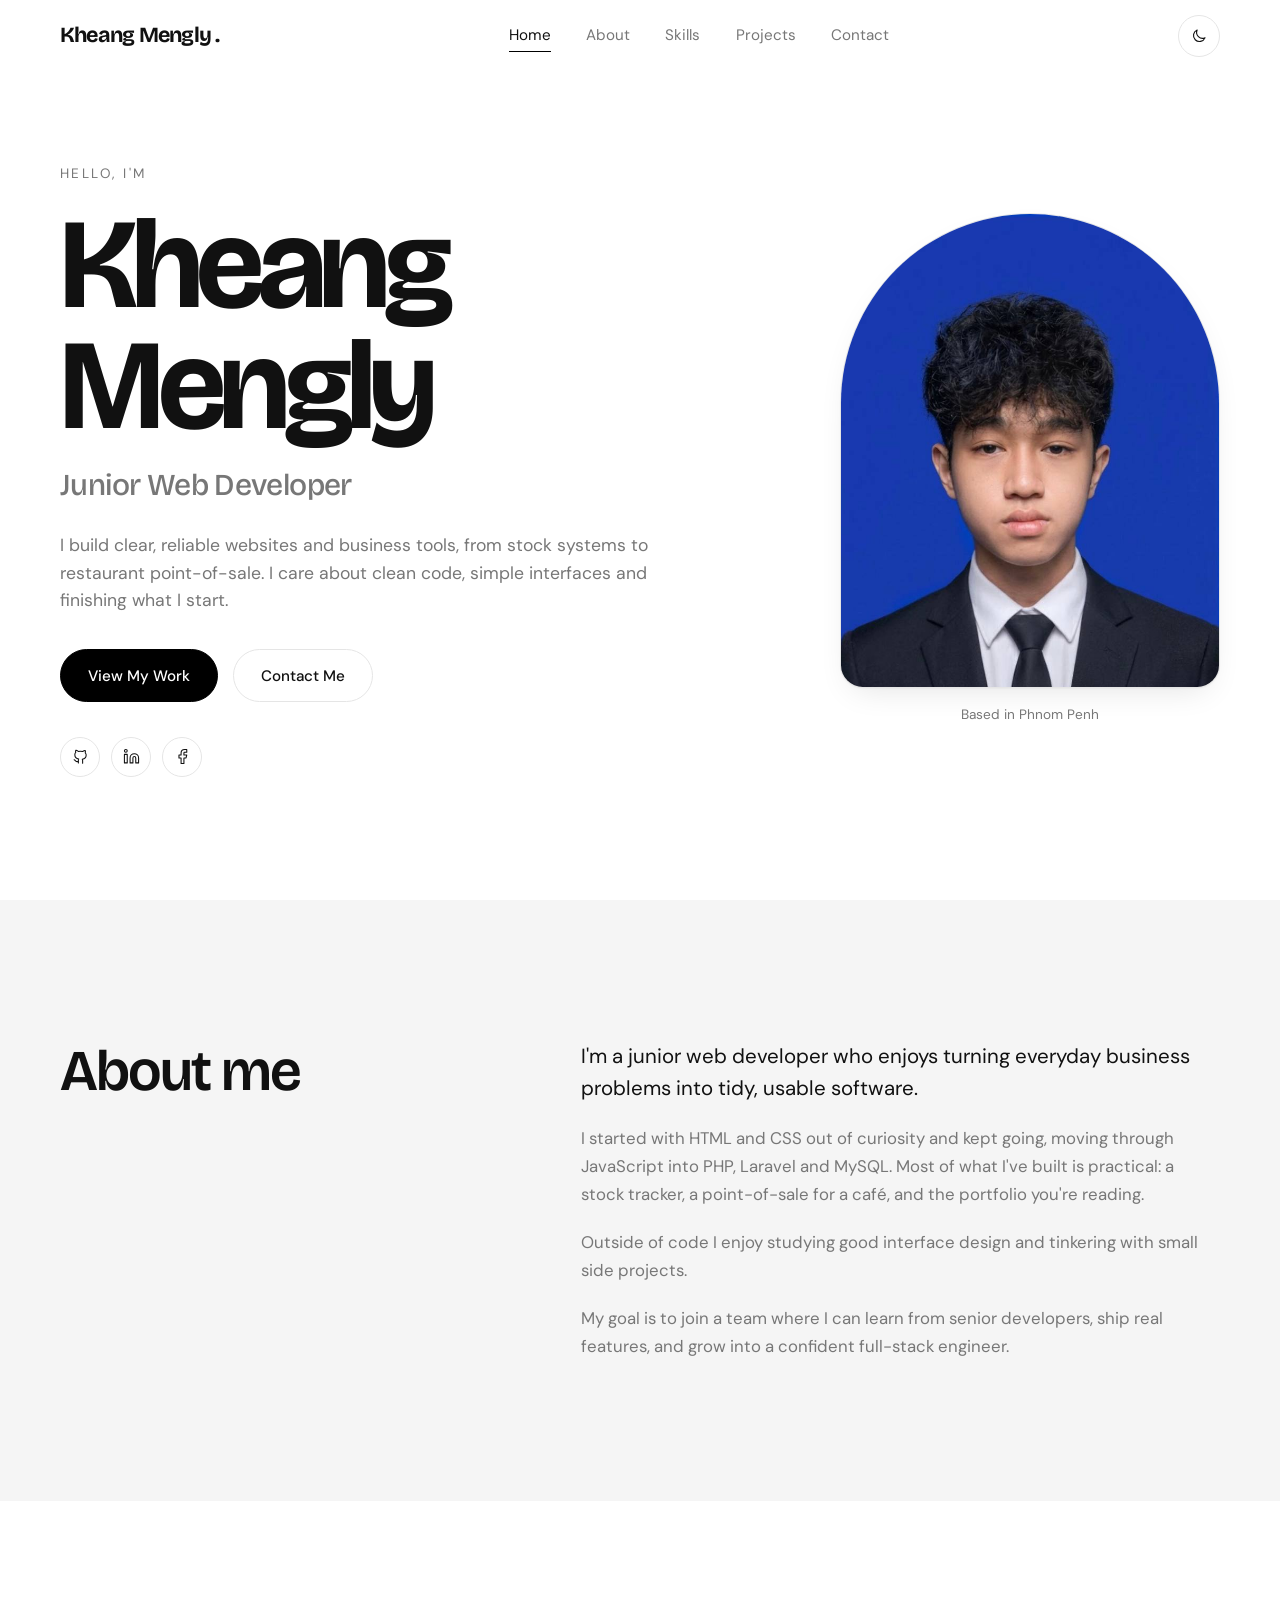
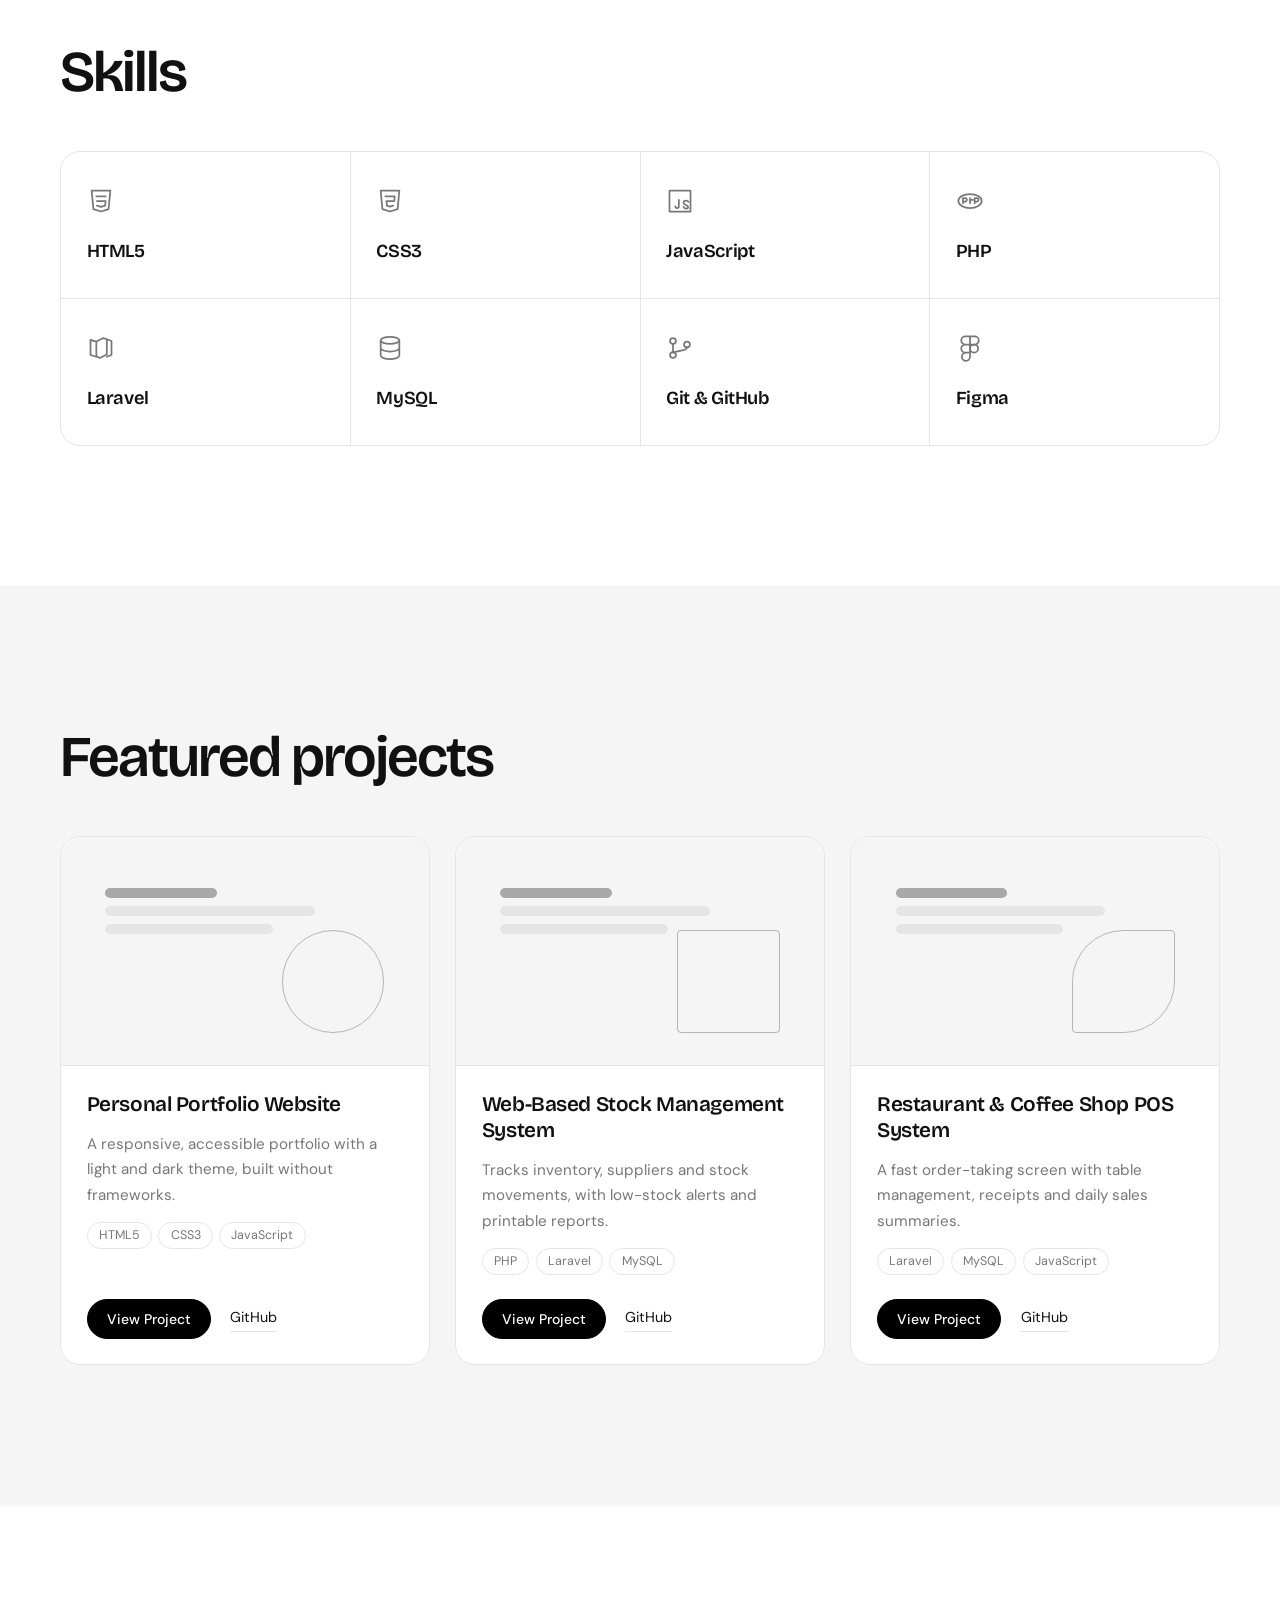
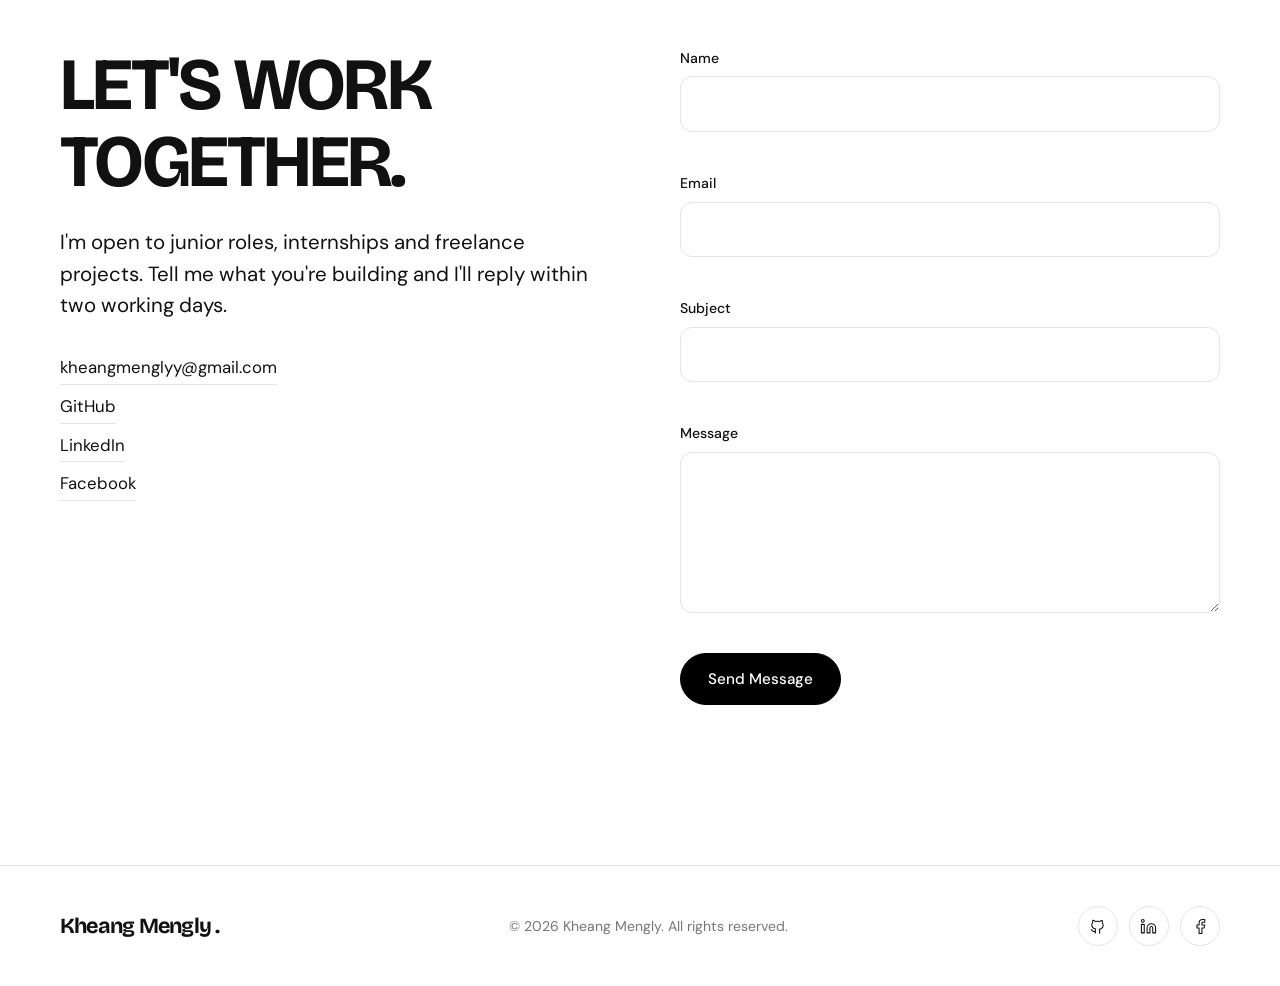
<file: index.html>
<!DOCTYPE html>
<html lang="en">
<head>
<meta charset="UTF-8">
<meta name="viewport" content="width=device-width, initial-scale=1">
<title>portfolio</title>
<meta name="description" content="Portfolio of Your Name, a junior web developer building clean, fast websites and business systems with PHP, Laravel and JavaScript.">
<link rel="preconnect" href="https://fonts.googleapis.com">
<link rel="preconnect" href="https://fonts.gstatic.com" crossorigin>
<link href="https://fonts.googleapis.com/css2?family=Bricolage+Grotesque:opsz,wght@12..96,400;12..96,600;12..96,700&family=DM+Sans:wght@400;500&display=swap" rel="stylesheet">
<link rel="stylesheet" href="style.css">
<script>try{var t=localStorage.getItem('theme');if(t)document.documentElement.dataset.theme=t}catch(e){}</script>
</head>
<body>

<a class="skip" href="#main">Skip to content</a>

<header class="nav" id="nav">
  <div class="container nav__inner">
    <a href="#home" class="logo">Kheang Mengly<span> .</span></a>
    <nav aria-label="Main">
      <ul class="nav__links" id="menu">
        <li><a href="#home">Home</a></li>
        <li><a href="#about">About</a></li>
        <li><a href="#skills">Skills</a></li>
        <li><a href="#projects">Projects</a></li>
        <li><a href="#contact">Contact</a></li>
      </ul>
    </nav>
    <div class="nav__tools">
      <button class="icon-btn" id="theme" aria-label="Toggle dark mode">
        <svg viewBox="0 0 24 24" aria-hidden="true"><path d="M20 14.5A8 8 0 0 1 9.5 4 8 8 0 1 0 20 14.5z"/></svg>
      </button>
      <button class="burger" id="burger" aria-label="Open menu" aria-expanded="false" aria-controls="menu"><span></span><span></span></button>
    </div>
  </div>
</header>

<main id="main">

<section class="hero" id="home">
  <div class="container hero__grid">
    <div class="hero__text">
      <p class="hero__hello">HELLO, I'M</p>
      <h1>Kheang Mengly</h1>
      <p class="hero__role">Junior Web Developer</p>
      <p class="lead">I build clear, reliable websites and business tools, from stock systems to restaurant point-of-sale. I care about clean code, simple interfaces and finishing what I start.</p>
      <div class="btns">
        <a href="#projects" class="btn btn--solid">View My Work</a>
        <a href="#contact" class="btn btn--ghost">Contact Me</a>
      </div>
      <ul class="social" aria-label="Social links">
        <li><a href="https://github.com/kheangmenglyy-hasu" aria-label="GitHub" target="_blank" rel="noopener"><svg viewBox="0 0 24 24"><path d="M9 19c-4 1.2-4-2-6-2.5m12 5v-3.5c0-1 .1-1.400-.5-2 2.800-.3 5.500-1.400 5.500-6a4.600 4.600 0 0 0-1.300-3.200 4.200 4.200 0 0 0-.1-3.200s-1.100-.3-3.500 1.300a12 12 0 0 0-6.200 0C6.500 2.800 5.400 3.100 5.400 3.100a4.200 4.200 0 0 0-.1 3.200A4.600 4.600 0 0 0 4 9.500c0 4.600 2.700 5.700 5.500 6-.6.600-.6 1.200-.5 2V21"/></svg></a></li>
        <li><a href="https://linkedin.com/" aria-label="LinkedIn" target="_blank" rel="noopener"><svg viewBox="0 0 24 24"><path d="M16 8a6 6 0 0 1 6 6v7h-4v-7a2 2 0 0 0-4 0v7h-4v-7a6 6 0 0 1 6-6zM2 9h4v12H2zM4 2a2 2 0 1 1 0 4 2 2 0 0 1 0-4z"/></svg></a></li>
        <li><a href="https://www.facebook.com/share/1EHxN4uqg1/?mibextid=wwXIfr" aria-label="Facebook" target="_blank" rel="noopener"><svg viewBox="0 0 24 24"><path d="M18 2h-3a5 5 0 0 0-5 5v3H7v4h3v8h4v-8h3l1-4h-4V7a1 1 0 0 1 1-1h3z"/></svg></a></li>
      </ul>
    </div>

    <!-- Profile -->
    <figure class="hero__img">
      <div class="portrait" role="img" aria-label="img/full profile.jpg">
        <img src="assets/profile.jpg" viewBox="0 0 200 250" aria-hidden="true"><circle cx="100" cy="95" r="38"/><path d="M28 250c0-56 32-86 72-86s72 30 72 86z"/></img>
        <!-- <img src="img/profile.jpg" alt="My Profile"> -->
      </div>
      <figcaption>Based in Phnom Penh</figcaption>
    </figure>
  </div>
</section>

<section class="section section--alt" id="about">
  <div class="container about">
    <h2 class="reveal">About me</h2>
    <div class="about__body reveal">
      <p class="lead">I'm a junior web developer who enjoys turning everyday business problems into tidy, usable software.</p>
      <p>I started with HTML and CSS out of curiosity and kept going, moving through JavaScript into PHP, Laravel and MySQL. Most of what I've built is practical: a stock tracker, a point-of-sale for a café, and the portfolio you're reading.</p>
      <p>Outside of code I enjoy studying good interface design and tinkering with small side projects.</p>
      <p>My goal is to join a team where I can learn from senior developers, ship real features, and grow into a confident full-stack engineer.</p>
    </div>
  </div>
</section>

<section class="section" id="skills">
  <div class="container">
    <h2 class="reveal">Skills</h2>
    <ul class="skills">
      <li class="reveal"><svg viewBox="0 0 24 24"><path d="M4 3l1.500 16L12 21l6.500-2L20 3zM8 8h8M8.500 12H16l-.5 4-3.500 1-3.500-1"/></svg>HTML5</li>
      <li class="reveal"><svg viewBox="0 0 24 24"><path d="M4 3l1.500 16L12 21l6.500-2L20 3zM8 8h8l-.3 4H9l.3 4 2.700.8 2.700-.8"/></svg>CSS3</li>
      <li class="reveal"><svg viewBox="0 0 24 24"><path d="M3 3h18v18H3zM15 17c.5 1 1.200 1.500 2.300 1.500s1.700-.6 1.700-1.400c0-2-4-1.200-4-3.600 0-1 .8-1.800 2.200-1.800 1 0 1.700.4 2.100 1.100M11 11v5.500a1.500 1.500 0 0 1-3 0"/></svg>JavaScript</li>
      <li class="reveal"><svg viewBox="0 0 24 24"><ellipse cx="12" cy="12" rx="10" ry="6"/><path d="M6 14V9.500h1.800a1.500 1.500 0 0 1 0 3H6M12 14V9.500M12 11h2.500M16 14V9.500h1.800a1.500 1.500 0 0 1 0 3H16"/></svg>PHP</li>
      <li class="reveal"><svg viewBox="0 0 24 24"><path d="M3 5l5 1.500v13L3 18zM8 6.500l6-3 3 1v13l-6 3-3-1.500zM17 4.500l4 1.500v12l-4 1.500"/></svg>Laravel</li>
      <li class="reveal"><svg viewBox="0 0 24 24"><ellipse cx="12" cy="5.500" rx="8" ry="3"/><path d="M4 5.500v13c0 1.700 3.600 3 8 3s8-1.300 8-3v-13M4 12c0 1.700 3.600 3 8 3s8-1.300 8-3"/></svg>MySQL</li>
      <li class="reveal"><svg viewBox="0 0 24 24"><circle cx="6" cy="6" r="2.500"/><circle cx="6" cy="18" r="2.500"/><circle cx="18" cy="9" r="2.500"/><path d="M6 8.500v7M18 11.500c0 3-6 2-12 4.500"/></svg>Git &amp; GitHub</li>
      <li class="reveal"><svg viewBox="0 0 24 24"><path d="M8 2h4v7H8a3.500 3.500 0 1 1 0-7zM12 2h4a3.500 3.500 0 1 1 0 7h-4zM8 9h4v7H8a3.500 3.500 0 1 1 0-7zM8 16h4v3.500A3.500 3.500 0 1 1 8 16z"/><circle cx="15.500" cy="12.500" r="3.500"/></svg>Figma</li>
    </ul>
  </div>
</section>

<section class="section section--alt" id="projects">
  <div class="container">
    <h2 class="reveal">Featured projects</h2>
    <div class="projects">

      <article class="card reveal">
        <div class="shot shot--a" role="img" aria-label="Portfolio website screenshot placeholder"><i></i><i></i><i></i><b></b></div>
        <div class="card__body">
          <h3>Personal Portfolio Website</h3>
          <p>A responsive, accessible portfolio with a light and dark theme, built without frameworks.</p>
          <ul class="tags"><li>HTML5</li><li>CSS3</li><li>JavaScript</li></ul>
          <div class="card__links"><a href="#" class="btn btn--solid btn--sm">View Project</a><a href="#" class="link">GitHub</a></div>
        </div>
      </article>

      <article class="card reveal">
        <div class="shot shot--b" role="img" aria-label="Stock management system screenshot placeholder"><i></i><i></i><i></i><b></b></div>
        <div class="card__body">
          <h3>Web-Based Stock Management System</h3>
          <p>Tracks inventory, suppliers and stock movements, with low-stock alerts and printable reports.</p>
          <ul class="tags"><li>PHP</li><li>Laravel</li><li>MySQL</li></ul>
          <div class="card__links"><a href="#" class="btn btn--solid btn--sm">View Project</a><a href="#" class="link">GitHub</a></div>
        </div>
      </article>

      <article class="card reveal">
        <div class="shot shot--c" role="img" aria-label="POS system screenshot placeholder"><i></i><i></i><i></i><b></b></div>
        <div class="card__body">
          <h3>Restaurant &amp; Coffee Shop POS System</h3>
          <p>A fast order-taking screen with table management, receipts and daily sales summaries.</p>
          <ul class="tags"><li>Laravel</li><li>MySQL</li><li>JavaScript</li></ul>
          <div class="card__links"><a href="#" class="btn btn--solid btn--sm">View Project</a><a href="#" class="link">GitHub</a></div>
        </div>
      </article>

    </div>
  </div>
</section>

<section class="section" id="contact">
  <div class="container contact">
    <div class="reveal">
      <h2 class="contact__title">LET'S WORK TOGETHER.</h2>
      <p class="lead">I'm open to junior roles, internships and freelance projects. Tell me what you're building and I'll reply within two working days.</p>
      <ul class="contact__links">
        <li><a href="mailto:kheangmenglyy@.com">kheangmenglyy@gmail.com</a></li>
        <li><a href="https://github.com/kheangmenglyy-hasu" target="_blank" rel="noopener">GitHub</a></li>
        <li><a href="https://linkedin.com/" target="_blank" rel="noopener">LinkedIn</a></li>
        <li><a href="https://www.facebook.com/share/1EHxN4uqg1/?mibextid=wwXIfr" target="_blank" rel="noopener">Facebook</a></li>
      </ul>
    </div>
    <form class="form reveal" id="form" novalidate>
      <div class="field"><label for="name">Name</label><input id="name" name="name" type="text" autocomplete="name" required><small class="err" aria-live="polite"></small></div>
      <div class="field"><label for="email">Email</label><input id="email" name="email" type="email" autocomplete="email" required><small class="err" aria-live="polite"></small></div>
      <div class="field"><label for="subject">Subject</label><input id="subject" name="subject" type="text" required><small class="err" aria-live="polite"></small></div>
      <div class="field"><label for="message">Message</label><textarea id="message" name="message" rows="5" required></textarea><small class="err" aria-live="polite"></small></div>
      <button class="btn btn--solid" type="submit">Send Message</button>
      <p class="form__status" id="status" role="status"></p>
    </form>
  </div>
</section>

</main>

<footer class="footer">
  <div class="container footer__inner">
    <a href="#home" class="logo">Kheang Mengly<span> .</span></a>
    <p>&copy; <span id="year">2026</span> Kheang Mengly. All rights reserved.</p>
    <ul class="social">
      <li><a href="https://github.com/kheangmenglyy-hasu" aria-label="GitHub" target="_blank" rel="noopener"><svg viewBox="0 0 24 24"><path d="M9 19c-4 1.2-4-2-6-2.5m12 5v-3.5c0-1 .1-1.400-.5-2 2.800-.3 5.500-1.400 5.500-6a4.600 4.600 0 0 0-1.300-3.200 4.200 4.200 0 0 0-.1-3.200s-1.100-.3-3.500 1.300a12 12 0 0 0-6.200 0C6.500 2.800 5.400 3.100 5.400 3.100a4.200 4.200 0 0 0-.1 3.200A4.600 4.600 0 0 0 4 9.500c0 4.600 2.700 5.700 5.500 6-.6.600-.6 1.200-.5 2V21"/></svg></a></li>
      <li><a href="https://linkedin.com/" aria-label="LinkedIn" target="_blank" rel="noopener"><svg viewBox="0 0 24 24"><path d="M16 8a6 6 0 0 1 6 6v7h-4v-7a2 2 0 0 0-4 0v7h-4v-7a6 6 0 0 1 6-6zM2 9h4v12H2zM4 2a2 2 0 1 1 0 4 2 2 0 0 1 0-4z"/></svg></a></li>
      <li><a href="https://www.facebook.com/share/1EHxN4uqg1/?mibextid=wwXIfr" aria-label="Facebook" target="_blank" rel="noopener"><svg viewBox="0 0 24 24"><path d="M18 2h-3a5 5 0 0 0-5 5v3H7v4h3v8h4v-8h3l1-4h-4V7a1 1 0 0 1 1-1h3z"/></svg></a></li>
    </ul>
  </div>
</footer>

<button class="totop" id="totop" aria-label="Back to top"><svg viewBox="0 0 24 24"><path d="M12 19V5M5 12l7-7 7 7"/></svg></button>

<script src="script.js"></script>
</body>
</html>
</file>
<file: style.css>
/* ---------- Tokens ---------- */
:root {
  --bg: #FFFFFF;
  --bg-alt: #F5F5F5;
  --text: #111111;
  --muted: #777777;
  --border: #E5E5E5;
  --accent: #000000;
  --on-accent: #FFFFFF;
  --shadow: 0 1px 2px rgba(0,0,0,.04), 0 12px 32px -12px rgba(0,0,0,.12);
  --font-display: "Bricolage Grotesque", "Helvetica Neue", Arial, sans-serif;
  --font-body: "DM Sans", system-ui, -apple-system, "Segoe UI", sans-serif;
  --ease: cubic-bezier(.2,.7,.2,1);
  --nav-h: 72px;
}
:root[data-theme="dark"] {
  --bg: #0E0E0E;
  --bg-alt: #161616;
  --text: #F2F2F2;
  --muted: #9A9A9A;
  --border: #2A2A2A;
  --accent: #FFFFFF;
  --on-accent: #000000;
  --shadow: 0 1px 2px rgba(0,0,0,.4), 0 12px 32px -12px rgba(0,0,0,.6);
}

/* ---------- Base ---------- */
*, *::before, *::after { box-sizing: border-box; margin: 0; padding: 0; }
html { scroll-behavior: smooth; scroll-padding-top: var(--nav-h); }
body {
  font-family: var(--font-body);
  background: var(--bg);
  color: var(--text);
  line-height: 1.65;
  -webkit-font-smoothing: antialiased;
  transition: background .3s, color .3s;
}
img, svg { display: block; max-width: 100%; }
ul { list-style: none; }
a { color: inherit; text-decoration: none; }
:focus-visible { outline: 2px solid var(--accent); outline-offset: 3px; border-radius: 4px; }
.skip { position: absolute; left: -999px; top: 8px; background: var(--accent); color: var(--on-accent); padding: 8px 14px; z-index: 100; }
.skip:focus { left: 8px; }

h1, h2, h3, .logo { font-family: var(--font-display); line-height: 1.05; letter-spacing: -.035em; }
h2 { font-size: clamp(2.2rem, 5vw, 3.6rem); font-weight: 600; margin-bottom: 3rem; }
h3 { font-size: 1.3rem; font-weight: 600; letter-spacing: -.02em; line-height: 1.25; }
.lead { font-size: clamp(1.1rem, 1.6vw, 1.3rem); color: var(--text); line-height: 1.55; max-width: 34em; }
p { color: var(--muted); max-width: 60ch; }

.container { width: min(1160px, 100% - 3rem); margin-inline: auto; }
.section { padding: clamp(5rem, 11vw, 9rem) 0; }
.section--alt { background: var(--bg-alt); }

/* ---------- Buttons ---------- */
.btn {
  display: inline-flex; align-items: center; justify-content: center;
  padding: .95rem 1.7rem; border-radius: 999px; border: 1px solid var(--accent);
  font: 500 .95rem var(--font-body); cursor: pointer;
  transition: transform .3s var(--ease), background .3s, color .3s, box-shadow .3s;
}
.btn--solid { background: var(--accent); color: var(--on-accent); }
.btn--solid:hover { transform: translateY(-2px); box-shadow: var(--shadow); }
.btn--ghost { background: transparent; color: var(--text); border-color: var(--border); }
.btn--ghost:hover { border-color: var(--accent); transform: translateY(-2px); }
.btn--sm { padding: .6rem 1.2rem; font-size: .875rem; }
.link { font-size: .9rem; border-bottom: 1px solid var(--border); padding-bottom: 2px; transition: border-color .3s; }
.link:hover { border-color: var(--accent); }

.icon-btn, .burger, .totop {
  background: none; border: 1px solid var(--border); color: var(--text);
  width: 42px; height: 42px; border-radius: 50%; cursor: pointer;
  display: grid; place-items: center; transition: border-color .3s, background .3s;
}
.icon-btn:hover, .totop:hover { border-color: var(--accent); }
svg { fill: none; stroke: currentColor; stroke-width: 1.5; stroke-linecap: round; stroke-linejoin: round; }
.icon-btn svg, .totop svg { width: 18px; height: 18px; }

/* ---------- Navigation ---------- */
.nav {
  position: sticky; top: 0; z-index: 50; height: var(--nav-h);
  background: color-mix(in srgb, var(--bg) 78%, transparent);
  -webkit-backdrop-filter: blur(14px); backdrop-filter: blur(14px);
  border-bottom: 1px solid transparent; transition: border-color .3s;
}
.nav.is-stuck { border-color: var(--border); }
.nav__inner { height: 100%; display: flex; align-items: center; justify-content: space-between; gap: 1rem; }
.logo { font-size: 1.35rem; font-weight: 700; }
.nav__links { display: flex; gap: 2.2rem; }
.nav__links a { position: relative; font-size: .95rem; color: var(--muted); padding: .4rem 0; transition: color .3s; }
.nav__links a::after {
  content: ""; position: absolute; left: 0; right: 0; bottom: 0; height: 1px;
  background: var(--accent); transform: scaleX(0); transform-origin: left; transition: transform .35s var(--ease);
}
.nav__links a:hover, .nav__links a.active { color: var(--text); }
.nav__links a.active::after, .nav__links a:hover::after { transform: scaleX(1); }
.nav__tools { display: flex; gap: .6rem; align-items: center; }
.burger { display: none; gap: 5px; align-content: center; }
.burger span { display: block; width: 16px; height: 1.5px; background: currentColor; transition: transform .3s var(--ease); }
.burger[aria-expanded="true"] span:first-child { transform: translateY(3.25px) rotate(45deg); }
.burger[aria-expanded="true"] span:last-child { transform: translateY(-3.25px) rotate(-45deg); }

/* ---------- Hero ---------- */
.hero { min-height: calc(100svh - var(--nav-h)); display: grid; align-items: center; padding: 3rem 0 5rem; }
.hero__grid { display: grid; grid-template-columns: 1.25fr .75fr; gap: 4rem; align-items: center; }
.hero__hello { font-size: .85rem; letter-spacing: .18em; color: var(--muted); margin-bottom: 1.2rem; }
.hero h1 { font-size: clamp(3.6rem, 10vw, 8rem); font-weight: 700; letter-spacing: -.05em; line-height: .95; }
.hero__role { font: 500 clamp(1.3rem, 2.6vw, 1.9rem)/1.2 var(--font-display); letter-spacing: -.02em; margin: 1.2rem 0 1.8rem; color: var(--muted); }
.hero .lead { color: var(--muted); font-size: 1.1rem; }
.btns { display: flex; flex-wrap: wrap; gap: .9rem; margin: 2.2rem 0; }
.social { display: flex; gap: .7rem; }
.social a { width: 40px; height: 40px; border: 1px solid var(--border); border-radius: 50%; display: grid; place-items: center; transition: background .3s, color .3s, transform .3s var(--ease); }
.social a:hover { background: var(--accent); color: var(--on-accent); transform: translateY(-2px); }
.social svg { width: 17px; height: 17px; }

.hero__img { justify-self: end; width: 100%; max-width: 380px; }
.portrait {
  aspect-ratio: 4/5; background: var(--bg-alt); border: 1px solid var(--border);
  border-radius: 200px 200px 24px 24px; overflow: hidden; box-shadow: var(--shadow);
  display: grid; place-items: end center; transition: transform .6s var(--ease);
}
.portrait svg { width: 78%; fill: var(--border); stroke: none; }
.hero__img:hover .portrait { transform: translateY(-6px); }
.hero__img figcaption { margin-top: 1rem; font-size: .85rem; color: var(--muted); text-align: center; }

/* Single page-load sequence */
.hero__text > *, .hero__img { animation: rise .9s var(--ease) both; }
.hero__text > :nth-child(2) { animation-delay: .08s; }
.hero__text > :nth-child(3) { animation-delay: .16s; }
.hero__text > :nth-child(4) { animation-delay: .24s; }
.hero__text > :nth-child(5) { animation-delay: .32s; }
.hero__text > :nth-child(6) { animation-delay: .4s; }
.hero__img { animation-delay: .2s; }
@keyframes rise { from { opacity: 0; transform: translateY(24px); } }

/* ---------- About ---------- */
.about { display: grid; grid-template-columns: 1fr 1.4fr; gap: 4rem; align-items: start; }
.about h2 { margin: 0; position: sticky; top: calc(var(--nav-h) + 2rem); }
.about__body { display: grid; gap: 1.3rem; }
.about__body p:not(.lead) { font-size: 1.05rem; }

/* ---------- Skills ---------- */
.skills { display: grid; grid-template-columns: repeat(4, 1fr); gap: 1px; background: var(--border); border: 1px solid var(--border); border-radius: 20px; overflow: hidden; }
.skills li {
  background: var(--bg); padding: 2.2rem 1.6rem; display: flex; flex-direction: column; gap: 1.6rem;
  font: 600 1.15rem var(--font-display); letter-spacing: -.02em; transition: background .3s;
}
.skills li:hover { background: var(--bg-alt); }
.skills svg { width: 28px; height: 28px; color: var(--muted); transition: color .3s, transform .4s var(--ease); }
.skills li:hover svg { color: var(--text); transform: translateY(-3px); }

/* ---------- Projects ---------- */
.projects { display: grid; grid-template-columns: repeat(3, 1fr); gap: 1.6rem; }
.card { background: var(--bg); border: 1px solid var(--border); border-radius: 20px; overflow: hidden; display: flex; flex-direction: column; transition: box-shadow .4s var(--ease), transform .4s var(--ease); }
.card:hover { box-shadow: var(--shadow); transform: translateY(-4px); }
.card__body { padding: 1.6rem; display: flex; flex-direction: column; gap: .9rem; flex: 1; }
.card__body p { font-size: .95rem; }
.tags { display: flex; flex-wrap: wrap; gap: .4rem; }
.tags li { font-size: .78rem; color: var(--muted); border: 1px solid var(--border); border-radius: 999px; padding: .15rem .7rem; }
.card__links { display: flex; align-items: center; gap: 1.2rem; margin-top: auto; padding-top: .6rem; }

/* Screenshot placeholders — swap each .shot for an <img> */
.shot { position: relative; aspect-ratio: 16/10; background: var(--bg-alt); border-bottom: 1px solid var(--border); overflow: hidden; padding: 14% 12%; display: grid; gap: 8px; align-content: start; transition: transform .6s var(--ease); }
.shot i { display: block; height: 10px; border-radius: 5px; background: var(--border); }
.shot i:nth-child(1) { width: 40%; background: var(--muted); opacity: .6; }
.shot i:nth-child(2) { width: 75%; }
.shot i:nth-child(3) { width: 60%; }
.shot b { position: absolute; right: 12%; bottom: 14%; width: 28%; aspect-ratio: 1; border: 1.5px solid var(--muted); opacity: .5; }
.shot--a b { border-radius: 50%; }
.shot--b b { border-radius: 4px; }
.shot--c b { border-radius: 50% 4px; }
.card:hover .shot { transform: scale(1.04); }
.card .shot-wrap { overflow: hidden; }

/* ---------- Contact ---------- */
.contact { display: grid; grid-template-columns: 1fr 1fr; gap: 5rem; align-items: start; }
.contact__title { font-size: clamp(2.6rem, 6vw, 4.6rem); font-weight: 700; margin-bottom: 1.6rem; }
.contact__links { margin-top: 2rem; display: grid; gap: .5rem; }
.contact__links a { display: inline-block; font-size: 1.05rem; border-bottom: 1px solid var(--border); padding-bottom: 2px; transition: border-color .3s; }
.contact__links a:hover { border-color: var(--accent); }

.form { display: grid; gap: 1.2rem; }
.field { display: grid; gap: .4rem; }
.field label { font-size: .88rem; font-weight: 500; }
.field input, .field textarea {
  width: 100%; font: inherit; color: var(--text); background: var(--bg);
  border: 1px solid var(--border); border-radius: 12px; padding: .85rem 1rem; resize: vertical;
  transition: border-color .3s, box-shadow .3s;
}
.field input:focus, .field textarea:focus { outline: none; border-color: var(--accent); box-shadow: 0 0 0 3px color-mix(in srgb, var(--accent) 10%, transparent); }
.field.invalid input, .field.invalid textarea { border-color: #C0392B; }
.err { color: #C0392B; font-size: .82rem; min-height: 1.1em; }
:root[data-theme="dark"] .err, :root[data-theme="dark"] .field.invalid input, :root[data-theme="dark"] .field.invalid textarea { color: #FF8A7A; border-color: #FF8A7A; }
.form .btn { justify-self: start; }
.form__status { font-size: .92rem; color: var(--text); }

/* ---------- Footer ---------- */
.footer { border-top: 1px solid var(--border); padding: 2.5rem 0; }
.footer__inner { display: flex; align-items: center; justify-content: space-between; flex-wrap: wrap; gap: 1.2rem; }
.footer p { font-size: .88rem; }

.totop { position: fixed; right: 1.5rem; bottom: 1.5rem; background: var(--bg); box-shadow: var(--shadow); opacity: 0; visibility: hidden; transform: translateY(10px); transition: opacity .3s, transform .3s var(--ease), visibility .3s, border-color .3s; z-index: 40; }
.totop.show { opacity: 1; visibility: visible; transform: none; }

/* ---------- Scroll reveal (below the fold only) ---------- */
.js .reveal { opacity: 0; transform: translateY(20px); transition: opacity .8s var(--ease), transform .8s var(--ease); }
.js .reveal.in { opacity: 1; transform: none; }

/* ---------- Responsive ---------- */
@media (max-width: 960px) {
  .projects { grid-template-columns: repeat(2, 1fr); }
  .skills { grid-template-columns: repeat(3, 1fr); }
  .about, .contact { gap: 3rem; }
}
@media (max-width: 760px) {
  .burger { display: grid; }
  .nav__links {
    position: absolute; top: var(--nav-h); left: 0; right: 0; flex-direction: column; gap: 0;
    background: var(--bg); border-bottom: 1px solid var(--border); padding: .5rem 1.5rem 1.2rem;
    transform: translateY(-8px); opacity: 0; visibility: hidden; transition: opacity .3s, transform .3s var(--ease), visibility .3s;
  }
  .nav__links.open { opacity: 1; transform: none; visibility: visible; }
  .nav__links a { display: block; font-size: 1.1rem; padding: .9rem 0; border-bottom: 1px solid var(--border); }
  .nav__links a::after { display: none; }
  .hero__grid, .about, .contact { grid-template-columns: 1fr; }
  .hero__img { order: -1; justify-self: start; max-width: 220px; }
  .about h2 { position: static; margin-bottom: 0; }
  .projects { grid-template-columns: 1fr; }
  .skills { grid-template-columns: repeat(2, 1fr); }
  .footer__inner { flex-direction: column; align-items: flex-start; }
}

@media (prefers-reduced-motion: reduce) {
  *, *::before, *::after { animation: none !important; transition-duration: .01ms !important; scroll-behavior: auto !important; }
  .js .reveal { opacity: 1; transform: none; }
}
</file>
